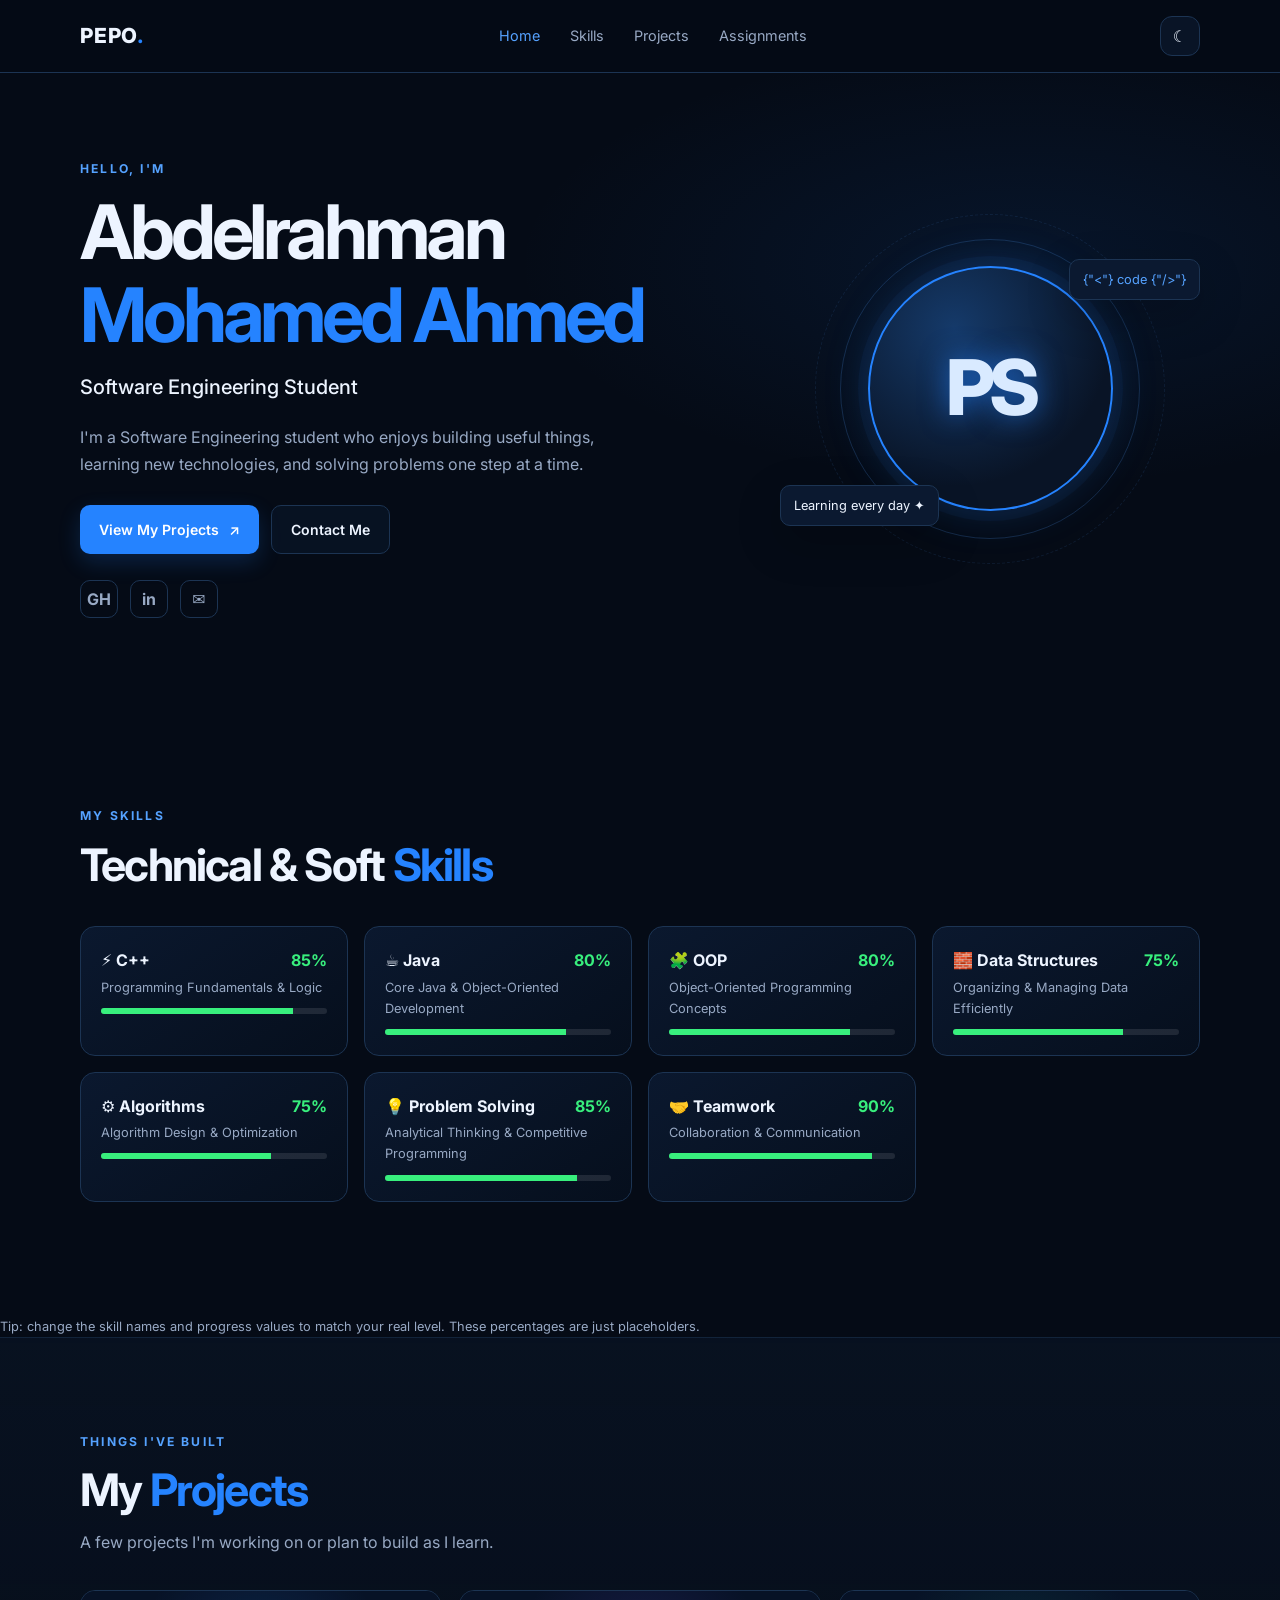
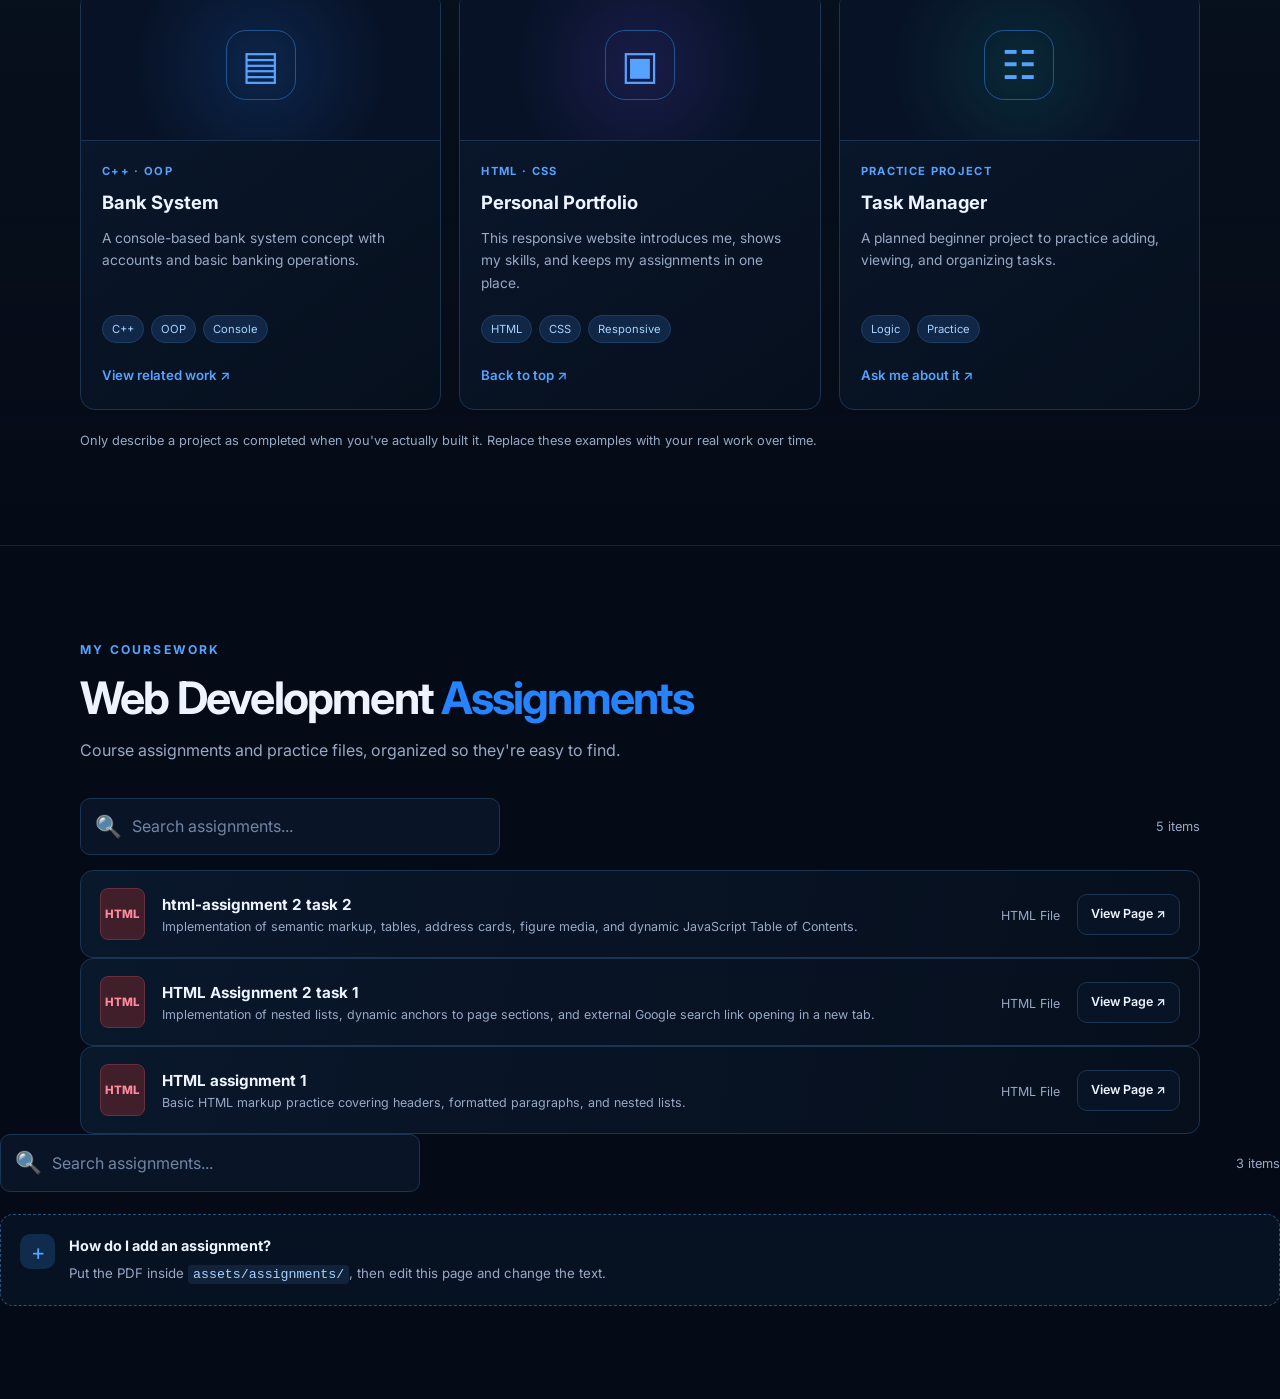
<file: index.html>
<!DOCTYPE html>
<html lang="en">
<head>
  <meta charset="UTF-8">
  <meta name="viewport" content="width=device-width, initial-scale=1.0">
  <meta name="description" content="Abdelrahman Mohamed Saad — Software Engineering Student Portfolio">
  <title>Abdelrahman Mohamed  | Portfolio</title>
  <link rel="stylesheet" href="style.css">
  <script src="script.js" defer></script>
</head>
<body>
  <header class="site-header">
    <nav class="nav container" aria-label="Main navigation">
      <a class="logo" href="#home">PEPO<span>.</span></a>
      <button class="menu-toggle" id="menuToggle" aria-label="Toggle navigation" aria-expanded="false">☰</button>
      <div class="nav-links" id="navLinks">
        <a class="active" href="#home">Home</a>
        <a href="#skills">Skills</a>
        <a href="#projects">Projects</a>
        <a href="#assignments">Assignments</a>
      </div>
      <button class="theme-toggle" id="themeToggle" aria-label="Toggle color theme" title="Toggle theme">☾</button>
    </nav>
  </header>

  <main>
    <section class="hero section" id="home">
      <div class="container hero-grid">
        <div class="hero-copy">
          <p class="eyebrow">HELLO, I'M</p>
          <h1>Abdelrahman <span>Mohamed Ahmed</span></h1>
          <h2>Software Engineering Student</h2>
          <p class="hero-description">
            I'm a Software Engineering student who enjoys building useful things,
            learning new technologies, and solving problems one step at a time.
          </p>
          <div class="hero-actions">
            <a class="button primary" href="#projects">View My Projects <span>↗</span></a>
            <a class="button secondary" href="mailto:your-email@example.com">Contact Me</a>
          </div>
          <div class="social-links">
            <!-- Replace # with your actual profile links -->
            <a href="https://github.com/abdelrahmanpepo">GH</a>
            <a href="https://www.linkedin.com/in/abdelrahman-mohamed-ahmed-undefined-123783422/">in</a>
            <a href="mailto:bodasaad2007@gmail.com">✉</a>
          </div>
        </div>
        <div class="hero-art" aria-label="Decorative initials portrait placeholder">
          <div class="orbit orbit-one"></div>
          <div class="orbit orbit-two"></div>
          <div class="avatar"><span>PS</span></div>
          <div class="floating-tag tag-top">{"<"} code {"/>"}</div>
          <div class="floating-tag tag-bottom">Learning every day ✦</div>
        </div>
      </div>
    </section>
<!-- Skills Section -->
        <section class="section" id="skills">
            <div class="container">
                <div class="section-heading">
                    <p class="eyebrow">MY SKILLS</p>
                    <h2>Technical & Soft <span>Skills</span></h2>
                </div>

                <div class="skills-grid">
                    <!-- C++ Skill Card -->
                    <div class="skill-card">
                        <div class="skill-header" style="display: flex; justify-content: space-between; align-items: center;">
                            <h3>⚡ C++</h3>
                            <span class="skill-percentage" style="font-weight: bold; color: #38ef7d;">85%</span>
                        </div>
                        <p>Programming Fundamentals & Logic</p>
                        <div class="progress-bar" style="background: rgba(255,255,255,0.1); height: 6px; border-radius: 4px; overflow: hidden; margin-top: 10px;">
                            <span class="progress" style="width: 85%; background: #38ef7d; display: block; height: 100%;"></span>
                        </div>
                    </div>

                    <!-- Java Skill Card -->
                    <div class="skill-card">
                        <div class="skill-header" style="display: flex; justify-content: space-between; align-items: center;">
                            <h3>☕ Java</h3>
                            <span class="skill-percentage" style="font-weight: bold; color: #38ef7d;">80%</span>
                        </div>
                        <p>Core Java & Object-Oriented Development</p>
                        <div class="progress-bar" style="background: rgba(255,255,255,0.1); height: 6px; border-radius: 4px; overflow: hidden; margin-top: 10px;">
                            <span class="progress" style="width: 80%; background: #38ef7d; display: block; height: 100%;"></span>
                        </div>
                    </div>

                    <!-- OOP Skill Card -->
                    <div class="skill-card">
                        <div class="skill-header" style="display: flex; justify-content: space-between; align-items: center;">
                            <h3>🧩 OOP</h3>
                            <span class="skill-percentage" style="font-weight: bold; color: #38ef7d;">80%</span>
                        </div>
                        <p>Object-Oriented Programming Concepts</p>
                        <div class="progress-bar" style="background: rgba(255,255,255,0.1); height: 6px; border-radius: 4px; overflow: hidden; margin-top: 10px;">
                            <span class="progress" style="width: 80%; background: #38ef7d; display: block; height: 100%;"></span>
                        </div>
                    </div>

                    <!-- Data Structures Skill Card -->
                    <div class="skill-card">
                        <div class="skill-header" style="display: flex; justify-content: space-between; align-items: center;">
                            <h3>🧱 Data Structures</h3>
                            <span class="skill-percentage" style="font-weight: bold; color: #38ef7d;">75%</span>
                        </div>
                        <p>Organizing & Managing Data Efficiently</p>
                        <div class="progress-bar" style="background: rgba(255,255,255,0.1); height: 6px; border-radius: 4px; overflow: hidden; margin-top: 10px;">
                            <span class="progress" style="width: 75%; background: #38ef7d; display: block; height: 100%;"></span>
                        </div>
                    </div>

                    <!-- Algorithms Skill Card -->
                    <div class="skill-card">
                        <div class="skill-header" style="display: flex; justify-content: space-between; align-items: center;">
                            <h3>⚙️ Algorithms</h3>
                            <span class="skill-percentage" style="font-weight: bold; color: #38ef7d;">75%</span>
                        </div>
                        <p>Algorithm Design & Optimization</p>
                        <div class="progress-bar" style="background: rgba(255,255,255,0.1); height: 6px; border-radius: 4px; overflow: hidden; margin-top: 10px;">
                            <span class="progress" style="width: 75%; background: #38ef7d; display: block; height: 100%;"></span>
                        </div>
                    </div>

                    <!-- Problem Solving Skill Card -->
                    <div class="skill-card">
                        <div class="skill-header" style="display: flex; justify-content: space-between; align-items: center;">
                            <h3>💡 Problem Solving</h3>
                            <span class="skill-percentage" style="font-weight: bold; color: #38ef7d;">85%</span>
                        </div>
                        <p>Analytical Thinking & Competitive Programming</p>
                        <div class="progress-bar" style="background: rgba(255,255,255,0.1); height: 6px; border-radius: 4px; overflow: hidden; margin-top: 10px;">
                            <span class="progress" style="width: 85%; background: #38ef7d; display: block; height: 100%;"></span>
                        </div>
                    </div>

                    <!-- Teamwork Skill Card -->
                    <div class="skill-card">
                        <div class="skill-header" style="display: flex; justify-content: space-between; align-items: center;">
                            <h3>🤝 Teamwork</h3>
                            <span class="skill-percentage" style="font-weight: bold; color: #38ef7d;">90%</span>
                        </div>
                        <p>Collaboration & Communication</p>
                        <div class="progress-bar" style="background: rgba(255,255,255,0.1); height: 6px; border-radius: 4px; overflow: hidden; margin-top: 10px;">
                            <span class="progress" style="width: 90%; background: #38ef7d; display: block; height: 100%;"></span>
                        </div>
                    </div>
                </div>
            </div>
        </section>
        <p class="note">Tip: change the skill names and progress values to match your real level. These percentages are just placeholders.</p>
      </div>
    </section>

    <section class="section section-tinted" id="projects">
      <div class="container">
        <div class="section-heading">
          <p class="eyebrow">THINGS I'VE BUILT</p>
          <h2>My <span>Projects</span></h2>
          <p>A few projects I'm working on or plan to build as I learn.</p>
        </div>
        <div class="projects-grid">
          <article class="project-card">
            <div class="project-visual visual-bank"><span>▤</span></div>
            <div class="project-content"><p class="project-type">C++ · OOP</p><h3>Bank System</h3><p>A console-based bank system concept with accounts and basic banking operations.</p><div class="tags"><span>C++</span><span>OOP</span><span>Console</span></div><a class="text-link" href="#assignments">View related work <span>↗</span></a></div>
          </article>
          <article class="project-card">
            <div class="project-visual visual-web"><span>▣</span></div>
            <div class="project-content"><p class="project-type">HTML · CSS</p><h3>Personal Portfolio</h3><p>This responsive website introduces me, shows my skills, and keeps my assignments in one place.</p><div class="tags"><span>HTML</span><span>CSS</span><span>Responsive</span></div><a class="text-link" href="#home">Back to top <span>↗</span></a></div>
          </article>
          <article class="project-card">
            <div class="project-visual visual-task"><span>☷</span></div>
            <div class="project-content"><p class="project-type">Practice Project</p><h3>Task Manager</h3><p>A planned beginner project to practice adding, viewing, and organizing tasks.</p><div class="tags"><span>Logic</span><span>Practice</span></div><a class="text-link" href="mailto:your-email@example.com">Ask me about it <span>↗</span></a></div>
          </article>
        </div>
        <p class="note">Only describe a project as completed when you've actually built it. Replace these examples with your real work over time.</p>
      </div>
    </section>

 <!-- Web Development Assignments Section -->
        <section class="section" id="assignments">
            <div class="container">
                <div class="section-heading">
                    <p class="eyebrow">MY COURSEWORK</p>
                    <h2>Web Development <span>Assignments</span></h2>
                    <p>Course assignments and practice files, organized so they're easy to find.</p>
                </div>

                <div class="assignment-tools">
                    <label class="search-box">
                        <span>🔍</span>
                        <input type="search" id="assignmentSearch" placeholder="Search assignments..." aria-label="Search assignments">
                    </label>
                    <span class="assignment-count" id="assignmentCount">5 items</span>
                </div>
<!-- HTML Assignment 2 -->
<article class="assignment-row" data-search="html-assignment 2 task 2">
    <div class="file-icon">HTML</div>
    <div class="assignment-info">
        <h3>html-assignment 2 task 2</h3>
        <p>Implementation of semantic markup, tables, address cards, figure media, and dynamic JavaScript Table of Contents.</p>
    </div>
    <span class="file-meta">HTML File</span>
    <a class="button small secondary file-link" href="assets/assignments/html-assignment-2.html" target="_blank" rel="noopener noreferrer">View Page ↗</a>
</article>

<!-- HTML Assignment 2 Card -->
<article class="assignment-row" data-search="html assignment 2 practical solution">
    <div class="file-icon">HTML</div>
    <div class="assignment-info">
        <h3>HTML Assignment 2 task 1</h3>
        <p>Implementation of nested lists, dynamic anchors to page sections, and external Google search link opening in a new tab.</p>
    </div>
    <span class="file-meta">HTML File</span>
    <a class="button small secondary file-link" href="assets/assignments/page2.html" target="_blank" rel="noopener noreferrer">View Page ↗</a>
</article>
    <!-- HTML Assignment 1 -->
<!-- HTML Assignment 1 -->
<article class="assignment-row" data-search="html assignment 1 practice">
    <div class="file-icon">HTML</div>
    <div class="assignment-info">
        <h3>HTML assignment 1</h3>
        <p>Basic HTML markup practice covering headers, formatted paragraphs, and nested lists.</p>
    </div>
    
    <span class="file-meta">HTML File</span>
    <a class="button small secondary file-link" href="assets/assignments/html-assignment-1.html" target="_blank" rel="noopener noreferrer">View Page ↗</a>
</article>
                </div>
                <div class="assignment-tools">
                    <label class="search-box">
                        <span>🔍</span>
                        <input type="search" id="assignmentSearch" placeholder="Search assignments..." aria-label="Search assignments">
                    </label>
                    <span class="assignment-count" id="assignmentCount">3 items</span>
                </div>
                <div class="upload-hint">
                    <span class="hint-icon">+</span>
                    <div>
                        <h3>How do I add an assignment?</h3>
                        <p>Put the PDF inside <code>assets/assignments/</code>, then edit this page and change the text.</p>
                    </div>
                </div>
            </div>
        </section>
</file>
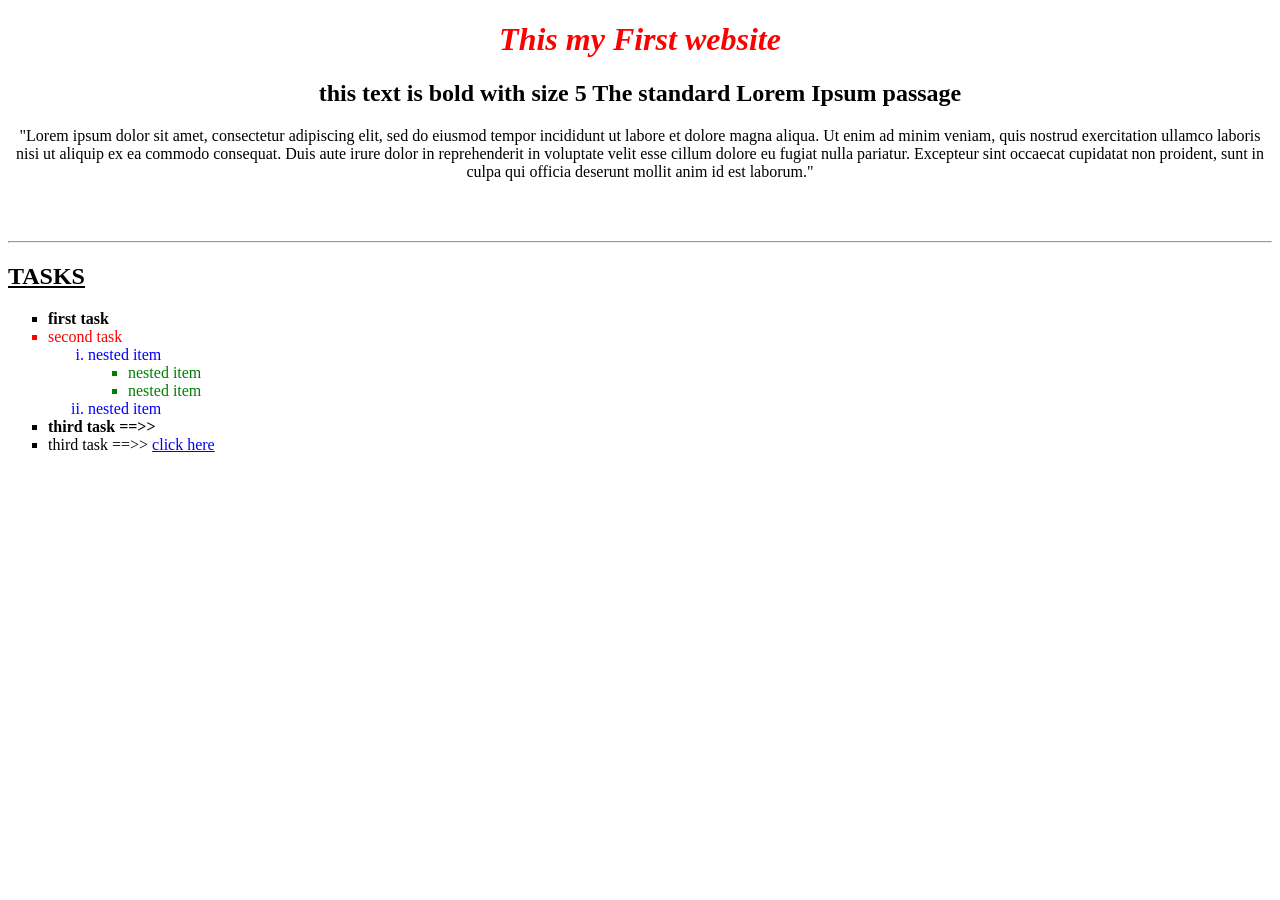
<file: assets/assignments/html-assignment-1.html>
<!DOCTYPE html>
<html>
<head>
    <title>My index</title>
</head>
<body>

<center>
    <h1 style="color:red;">
        <i>This my First website</i>
    </h1>

    <h2>
        this text is bold with size 5 The standard Lorem Ipsum passage
    </h2>

    <p>
        "Lorem ipsum dolor sit amet, consectetur adipiscing elit, sed do eiusmod tempor incididunt ut labore et dolore magna aliqua. Ut enim ad minim veniam, quis nostrud exercitation ullamco laboris nisi ut aliquip ex ea commodo consequat. Duis aute irure dolor in reprehenderit in voluptate velit esse cillum dolore eu fugiat nulla pariatur. Excepteur sint occaecat cupidatat non proident, sunt in culpa qui officia deserunt mollit anim id est laborum."
    </p>
</center>

<br><br>
<hr>

<h2><u>TASKS</u></h2>

<ul type="square">
    <li><b>first task</b></li>

    <li style="color:red;">
        second task

        <ol type="i" style="color:blue;">
            <li>
                nested item
                <ul type="square" style="color:green;">
                    <li>nested item</li>
                    <li>nested item</li>
                </ul>
            </li>
            <li>nested item</li>
        </ol>
    </li>

    <li>
        <b>third task ==&gt;&gt;</b>
     <li>third task ==>> <a href="page2.html#end" target="_blank" rel="noopener noreferrer">click here</a></li>
    </li>
</ul>

</body>
</html>
</file>
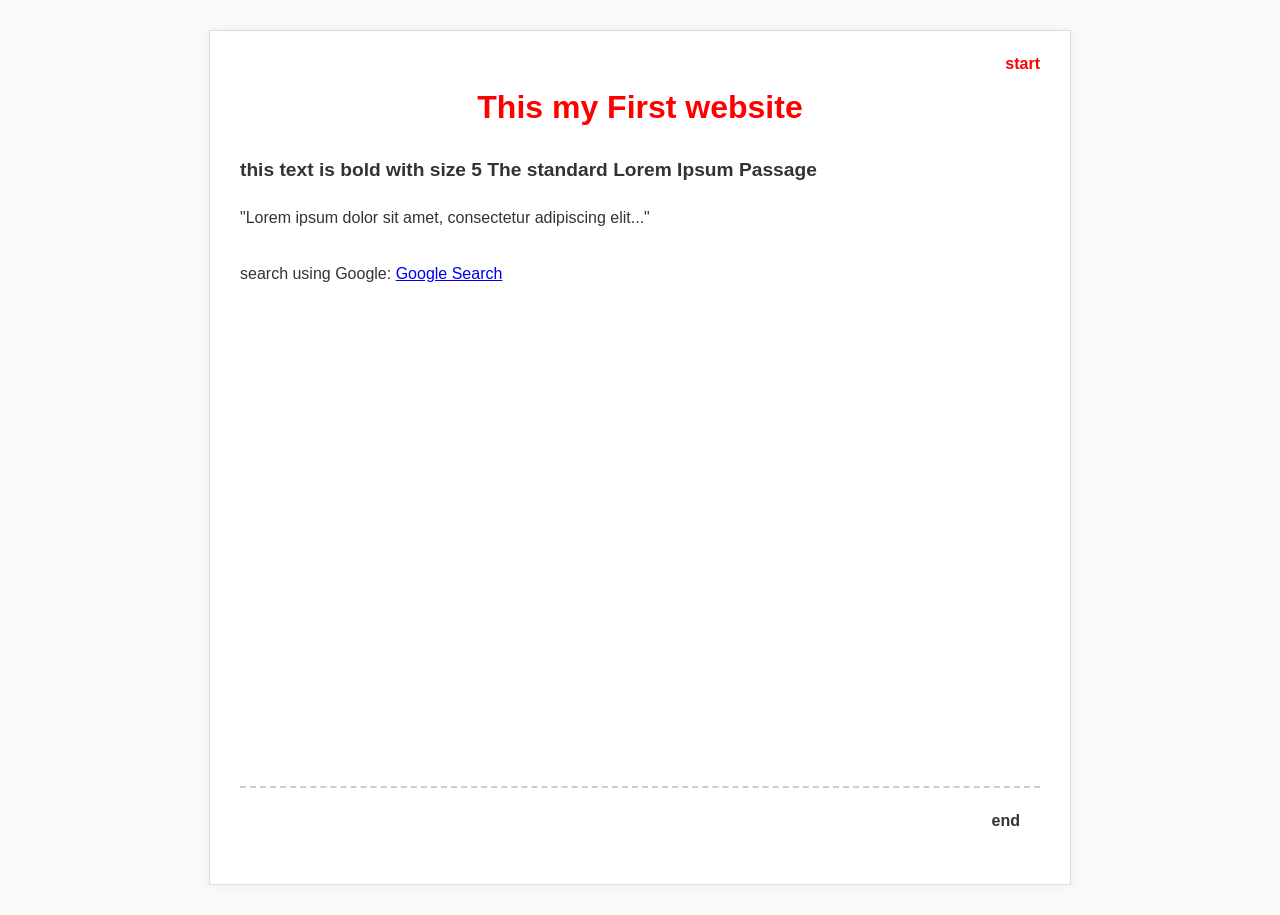
<file: assets/assignments/page2.html>
<!DOCTYPE html>
<html lang="en">
<head>
    <meta charset="UTF-8">
    <meta name="viewport" content="width=device-width, initial-scale=1.0">
    <title>Page 2 - Assignment Tasks</title>
    <style>
        body {
            font-family: Arial, sans-serif;
            margin: 30px;
            background-color: #f9f9f9;
            color: #333;
            line-height: 1.6;
        }
        .container {
            max-width: 800px;
            margin: 0 auto;
            background: #fff;
            padding: 30px;
            border: 1px solid #ddd;
            box-shadow: 0 0 10px rgba(0,0,0,0.05);
            position: relative;
        }
        /* كلمة Start تظهر على اليمين فوق خالص زي الـ PDF */
        .start-label {
            position: absolute;
            top: 20px;
            right: 30px;
            color: red;
            font-weight: bold;
        }
        h1 {
            color: red;
            text-align: center;
        }
        .bold-text {
            font-weight: bold;
            font-size: 1.2em;
        }
        .end-section {
            margin-top: 500px; /* مسافة كبيرة عشان التمرير ينزل للـ end بالظبط */
            padding: 20px;
            border-top: 2px dashed #ccc;
            text-align: right;
            font-weight: bold;
            color: #333;
        }
    </style>
</head>
<body>

<div class="container">
    <!-- كلمة Start فوق على اليمين -->
    <div class="start-label">start</div>

    <!-- المحتوى -->
    <h1>This my First website</h1>
    <p class="bold-text">this text is bold with size 5 The standard Lorem Ipsum Passage</p>
    <p>"Lorem ipsum dolor sit amet, consectetur adipiscing elit..."</p>

    <!-- رابط البحث في قوقل (بيفتح في New Tab) -->
    <div style="margin-top: 30px;">
        <p>search using Google: <a href="https://www.google.com" target="_blank" rel="noopener noreferrer">Google Search</a></p>
    </div>

    <!-- نقطة النهاية (end) اللي بينزل عندها الـ link -->
    <div id="end" class="end-section">
        end
    </div>
</div>

</body>
</html>
</file>
<file: style.css>
@import url('https://fonts.googleapis.com/css2?family=Inter:wght@400;500;600;700;800&display=swap');
:root{--bg:#050b16;--panel:#091426;--panel-2:#0b1930;--text:#edf4ff;--muted:#98a9c4;--blue:#2583ff;--blue2:#55a2ff;--border:#1c3453;--shadow:0 16px 45px rgba(0,0,0,.22)}
*{box-sizing:border-box;margin:0;padding:0}html{scroll-behavior:smooth;scroll-padding-top:88px}body{font-family:Inter,system-ui,sans-serif;background:var(--bg);color:var(--text);line-height:1.65}a{color:inherit;text-decoration:none}button,input{font:inherit}.container{width:min(1120px,calc(100% - 40px));margin-inline:auto}.site-header{position:sticky;top:0;z-index:10;background:rgba(5,11,22,.88);backdrop-filter:blur(16px);border-bottom:1px solid var(--border)}.nav{height:72px;display:flex;align-items:center;justify-content:space-between;gap:24px}.logo{font-size:1.3rem;font-weight:800;letter-spacing:.04em}.logo span,.section-heading h2 span,.hero h1 span{color:var(--blue)}.nav-links{display:flex;align-items:center;gap:30px}.nav-links a{color:var(--muted);font-size:.9rem;transition:color .2s}.nav-links a:hover,.nav-links a.active{color:var(--blue2)}.theme-toggle,.menu-toggle{border:1px solid var(--border);background:var(--panel);color:var(--text);border-radius:12px;width:40px;height:40px;cursor:pointer}.menu-toggle{display:none}.section{padding:94px 0}.hero{padding-top:86px;min-height:560px;display:flex;align-items:center;background:radial-gradient(ellipse at 80% 30%,rgba(22,91,184,.13),transparent 35%)}.hero-grid{display:grid;grid-template-columns:1.2fr .8fr;align-items:center;gap:70px}.eyebrow{color:var(--blue2);font-size:.76rem;font-weight:700;letter-spacing:.18em;margin-bottom:12px}.hero h1{font-size:clamp(2.8rem,6vw,4.7rem);letter-spacing:-.055em;line-height:1.1}.hero h2{font-size:1.25rem;font-weight:500;margin-top:15px}.hero-description{color:var(--muted);max-width:560px;margin-top:20px}.hero-actions{display:flex;flex-wrap:wrap;gap:12px;margin-top:28px}.button{display:inline-flex;align-items:center;justify-content:center;gap:10px;padding:12px 19px;border-radius:10px;font-size:.88rem;font-weight:600;transition:transform .2s,background .2s}.button:hover{transform:translateY(-2px)}.primary{background:var(--blue);color:white;box-shadow:0 8px 22px rgba(37,131,255,.2)}.primary:hover{background:#1474ef}.secondary{border:1px solid var(--border);background:rgba(10,24,44,.55);color:var(--text)}.secondary:hover{border-color:var(--blue)}.social-links{display:flex;gap:12px;margin-top:26px}.social-links a{width:38px;height:38px;border:1px solid var(--border);border-radius:10px;display:grid;place-items:center;font-weight:700;color:var(--muted);transition:.2s}.social-links a:hover{color:var(--blue2);border-color:var(--blue)}.hero-art{position:relative;min-height:330px;display:grid;place-items:center}.avatar{width:245px;height:245px;border-radius:50%;display:grid;place-items:center;background:radial-gradient(circle at 35% 25%,#153a6a,#091426 66%);border:2px solid var(--blue);box-shadow:0 0 0 10px rgba(37,131,255,.05),0 0 45px rgba(37,131,255,.22);position:relative;z-index:2}.avatar span{font-size:4.8rem;font-weight:800;letter-spacing:-.08em;color:#d9eaff;text-shadow:0 0 28px rgba(37,131,255,.65)}.orbit{position:absolute;border:1px solid rgba(85,162,255,.2);border-radius:50%;width:300px;height:300px}.orbit-two{width:350px;height:350px;border-style:dashed;opacity:.55}.floating-tag{position:absolute;z-index:3;background:var(--panel-2);border:1px solid var(--border);border-radius:10px;padding:9px 13px;color:var(--blue2);font-size:.8rem;box-shadow:var(--shadow)}.tag-top{top:35px;right:0}.tag-bottom{bottom:28px;left:0;color:var(--text)}.section-heading{max-width:680px;margin-bottom:34px}.section-heading h2{font-size:clamp(2rem,4vw,2.8rem);letter-spacing:-.04em;line-height:1.2}.section-heading>p:last-child{color:var(--muted);margin-top:12px}.skills-grid{display:grid;grid-template-columns:repeat(4,1fr);gap:16px}.skill-card,.project-card{border:1px solid var(--border);border-radius:15px;background:linear-gradient(145deg,rgba(11,25,48,.94),rgba(6,15,29,.95));transition:transform .2s,border-color .2s}.skill-card{padding:20px}.skill-card:hover,.project-card:hover{transform:translateY(-4px);border-color:#285a91}.skill-icon{width:44px;height:44px;border-radius:12px;display:grid;place-items:center;font-size:1rem;font-weight:800;margin-bottom:16px;background:#112d50;color:#73b2ff}.yellow{background:#322d18;color:#ffdc69}.orange{background:#3b241b;color:#ff9a61}.sky{background:#122b3c;color:#79d1ff}.red{background:#371e2b;color:#ff7998}.purple{background:#292344;color:#c0a8ff}.green{background:#163329;color:#8de4bb}.skill-card h3{font-size:1rem}.skill-card p{font-size:.8rem;color:var(--muted);margin-top:3px}.skill-track{height:5px;background:#182b45;border-radius:99px;margin-top:17px;overflow:hidden}.skill-track span{height:100%;display:block;background:linear-gradient(90deg,var(--blue),#66b6ff);border-radius:99px}.note{font-size:.8rem;color:var(--muted);margin-top:20px}.section-tinted{background:linear-gradient(180deg,rgba(10,23,42,.5),rgba(5,11,22,.2));border-block:1px solid rgba(28,52,83,.6)}.projects-grid{display:grid;grid-template-columns:repeat(3,1fr);gap:18px}.project-card{overflow:hidden}.project-visual{height:150px;display:grid;place-items:center;background:radial-gradient(circle at center,rgba(37,131,255,.17),transparent 65%),#071226;border-bottom:1px solid var(--border)}.project-visual span{width:70px;height:70px;border:1px solid #1f5592;border-radius:20px;display:grid;place-items:center;color:var(--blue2);font-size:2.5rem}.visual-web{background:radial-gradient(circle at center,rgba(120,81,255,.16),transparent 65%),#071226}.visual-task{background:radial-gradient(circle at center,rgba(24,189,160,.13),transparent 65%),#071226}.project-content{padding:21px}.project-type{font-size:.7rem;letter-spacing:.12em;text-transform:uppercase;color:var(--blue2);font-weight:700}.project-content h3{font-size:1.15rem;margin-top:7px}.project-content>p:not(.project-type){font-size:.86rem;color:var(--muted);margin-top:9px;min-height:70px}.tags{display:flex;flex-wrap:wrap;gap:7px;margin:18px 0}.tags span{font-size:.7rem;padding:4px 9px;border-radius:99px;background:#102747;color:#a9d2ff;border:1px solid #1d3d63}.text-link{color:var(--blue2);font-size:.83rem;font-weight:600}.assignment-tools{display:flex;align-items:center;justify-content:space-between;gap:15px;margin-bottom:15px}.search-box{display:flex;align-items:center;gap:10px;width:min(420px,100%);padding:10px 14px;border:1px solid var(--border);border-radius:10px;background:var(--panel)}.search-box span{font-size:1.35rem;color:var(--muted)}.search-box input{width:100%;background:transparent;border:0;outline:0;color:var(--text)}.search-box input::placeholder{color:#7185a3}.assignment-count{font-size:.8rem;color:var(--muted)}.assignment-list{display:grid;gap:12px}.assignment-row{display:flex;align-items:center;gap:17px;padding:17px 19px;border:1px solid var(--border);border-radius:13px;background:linear-gradient(100deg,rgba(10,25,46,.9),rgba(6,15,29,.9))}.file-icon{flex:0 0 45px;height:52px;border-radius:8px;background:#401f2b;color:#ff8a9b;display:grid;place-items:center;font-size:.72rem;font-weight:800;border:1px solid #68303c}.assignment-info{flex:1;min-width:0}.assignment-info h3{font-size:.95rem}.assignment-info p,.file-meta{font-size:.78rem;color:var(--muted)}.file-meta{display:block;margin-top:4px}.small{padding:9px 13px;font-size:.78rem;white-space:nowrap}.upload-hint{display:flex;align-items:flex-start;gap:14px;margin-top:22px;padding:19px;border:1px dashed #28517e;border-radius:13px;background:rgba(9,25,46,.5)}.hint-icon{display:grid;place-items:center;flex:0 0 35px;height:35px;border-radius:10px;background:#102b4c;color:var(--blue2);font-size:1.4rem}.upload-hint h3{font-size:.9rem}.upload-hint p{font-size:.83rem;color:var(--muted);margin-top:5px}.upload-hint code{color:#a9d2ff;background:#11233b;padding:2px 5px;border-radius:4px}.footer{border-top:1px solid var(--border);padding:25px 0}.footer-inner{display:flex;align-items:center;justify-content:space-between;gap:20px}.footer p,.back-top{font-size:.8rem;color:var(--muted)}.back-top:hover{color:var(--blue2)}.empty-state{padding:28px;text-align:center;border:1px dashed var(--border);border-radius:12px;color:var(--muted)}
/* Light theme is activated with the moon/sun button. */
body.light-theme{--bg:#f4f7fc;--panel:#fff;--panel-2:#eaf1fb;--text:#10213a;--muted:#586a83;--border:#d7e1ef;--shadow:0 16px 45px rgba(20,50,90,.1);background:var(--bg)}body.light-theme .site-header{background:rgba(244,247,252,.9)}body.light-theme .skill-card,body.light-theme .project-card,body.light-theme .assignment-row{background:#fff}body.light-theme .project-visual{background:#eaf2ff}body.light-theme .secondary{background:#fff;color:var(--text)}body.light-theme .tags span{background:#edf4ff;color:#1d5aa4;border-color:#d5e5fa}body.light-theme .upload-hint{background:#fff}body.light-theme .upload-hint code{background:#eaf2ff;color:#1d5aa4}
@media(max-width:900px){.hero-grid{gap:30px}.skills-grid{grid-template-columns:repeat(2,1fr)}.projects-grid{grid-template-columns:repeat(2,1fr)}.projects-grid .project-card:last-child{grid-column:span 2}.hero-art{transform:scale(.9)}}
@media(max-width:650px){.container{width:min(100% - 28px,1120px)}.nav{height:64px;gap:10px}.menu-toggle{display:block;margin-left:auto}.theme-toggle{width:38px;height:38px}.nav-links{display:none;position:absolute;top:64px;left:14px;right:14px;padding:16px;background:var(--panel);border:1px solid var(--border);border-radius:13px;box-shadow:var(--shadow);flex-direction:column;align-items:stretch;gap:0}.nav-links.open{display:flex}.nav-links a{padding:11px 8px}.hero{padding:65px 0 55px}.hero-grid{grid-template-columns:1fr;gap:20px}.hero-copy{text-align:center}.hero-description{margin-inline:auto}.hero-actions,.social-links{justify-content:center}.hero-art{min-height:280px;transform:scale(.82);margin-top:-8px}.section{padding:66px 0}.skills-grid{gap:10px}.skill-card{padding:15px}.projects-grid{grid-template-columns:1fr}.projects-grid .project-card:last-child{grid-column:auto}.project-content>p:not(.project-type){min-height:auto}.assignment-row{gap:11px;padding:13px;flex-wrap:wrap}.assignment-info{flex-basis:calc(100% - 65px)}.assignment-row .button{margin-left:56px}.footer-inner{flex-wrap:wrap}.footer-inner p{order:3;flex-basis:100%}.assignment-tools{align-items:flex-start}.upload-hint{padding:14px}}
@media(max-width:380px){.skills-grid{grid-template-columns:1fr}.hero h1{font-size:2.7rem}.avatar{width:220px;height:220px}}
</file>
